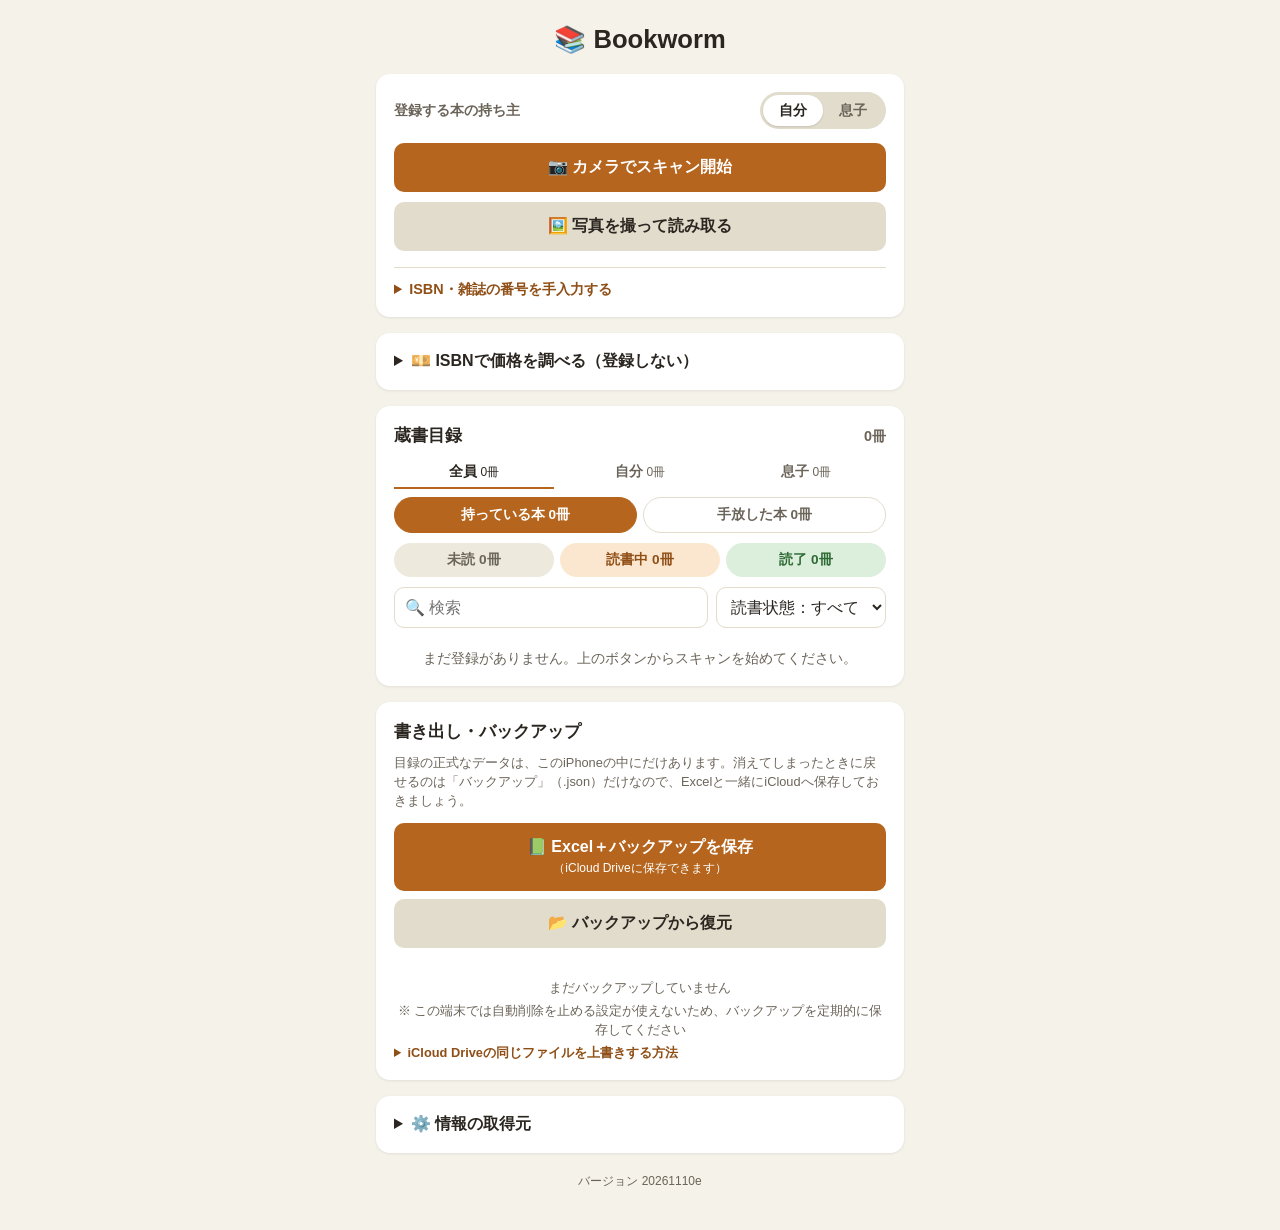
<file: index.html>
<!DOCTYPE html>
<html lang="ja">
<head>
<meta charset="UTF-8">
<meta http-equiv="Cache-Control" content="no-cache">
<meta name="viewport" content="width=device-width, initial-scale=1.0, viewport-fit=cover">
<title>Bookworm</title>
<meta name="apple-mobile-web-app-title" content="Bookworm">
<link rel="apple-touch-icon" href="apple-touch-icon.png">
<link rel="stylesheet" href="style.css?v=20261110e">
</head>
<body>
<div class="app">
  <header class="app-header">
    <h1>📚 Bookworm</h1>
  </header>

  <main>
    <section class="card" id="scan-section">
      <div class="reg-owner-row">
        <span class="reg-owner-label">登録する本の持ち主</span>
        <div class="reg-owner-btns">
          <button type="button" class="reg-owner" data-owner="自分">自分</button>
          <button type="button" class="reg-owner" data-owner="息子">息子</button>
        </div>
      </div>
      <p id="reg-owner-note" class="reg-owner-note"></p>
      <div id="reader"></div>
      <div class="scan-controls">
        <button id="start-scan-btn" class="btn btn-primary">📷 カメラでスキャン開始</button>
        <button id="stop-scan-btn" class="btn btn-secondary" hidden>スキャン停止</button>
      </div>
      <label class="btn btn-secondary file-btn photo-btn">🖼️ 写真を撮って読み取る
        <input type="file" id="photo-input" accept="image/*" capture="environment" hidden>
      </label>
      <p id="scan-status" class="status-text"></p>

      <details class="manual-input">
        <summary>ISBN・雑誌の番号を手入力する</summary>
        <form id="manual-form" class="manual-form">
          <input type="text" id="manual-isbn" inputmode="numeric" placeholder="例: 9784167158057" pattern="[0-9Xx\-]{10,17}">
          <button type="submit" class="btn btn-primary">検索</button>
        </form>
      </details>
    </section>

    <section class="card" id="price-section">
      <details>
        <summary class="settings-summary">💴 ISBNで価格を調べる（登録しない）</summary>
        <p class="note">Yahoo!ショッピングの出品価格（ブックオフ・ネットオフの店を含む）を安い順に表示します。Amazon・ヤフオクなどはボタンから各サイトで確かめてください。</p>
        <form id="price-form" class="manual-form">
          <input type="text" id="price-isbn" inputmode="numeric" placeholder="例: 9784167158057">
          <button type="submit" class="btn btn-primary">調べる</button>
        </form>
        <p id="price-title" class="note"></p>
        <div id="price-links"></div>
      </details>
    </section>

    <section class="card" id="error-section" hidden>
      <p id="error-message" class="error-text"></p>
    </section>

    <section class="card reminder" id="backup-reminder" hidden>
      <p id="backup-reminder-text"></p>
      <div class="reminder-actions">
        <button type="button" id="backup-reminder-now" class="btn btn-primary">今すぐ保存</button>
        <button type="button" id="backup-reminder-later" class="btn btn-secondary">あとで</button>
      </div>
    </section>

    <section class="card" id="catalog-section">
      <div class="catalog-head">
        <h2>蔵書目録</h2>
        <span id="catalog-count" class="catalog-count"></span>
      </div>
      <div class="owner-tabs" role="tablist">
        <button type="button" class="owner-tab is-active" data-owner="">全員 <span></span></button>
        <button type="button" class="owner-tab" data-owner="自分">自分 <span></span></button>
        <button type="button" class="owner-tab" data-owner="息子">息子 <span></span></button>
      </div>
      <div class="owned-tabs" role="tablist">
        <button type="button" class="owned-tab is-active" data-owned="owned">持っている本 <span id="owned-count"></span></button>
        <button type="button" class="owned-tab" data-owned="released">手放した本 <span id="released-count"></span></button>
      </div>
      <div class="status-summary" id="status-summary">
        <button type="button" class="status-chip c-status-0" data-status="未読">未読 <span></span></button>
        <button type="button" class="status-chip c-status-1" data-status="読書中">読書中 <span></span></button>
        <button type="button" class="status-chip c-status-2" data-status="読了">読了 <span></span></button>
      </div>
      <div class="catalog-filters">
        <input type="search" id="catalog-search" placeholder="🔍 検索" title="タイトル・著者・メモなどで検索">
        <select id="catalog-status-filter">
          <option value="">読書状態：すべて</option>
          <option value="未読">未読</option>
          <option value="読書中">読書中</option>
          <option value="読了">読了</option>
        </select>
      </div>
      <ul id="catalog-list" class="catalog-list"></ul>
      <p id="catalog-empty" class="status-text">まだ登録がありません。上のボタンからスキャンを始めてください。</p>
    </section>

    <section class="card" id="backup-section">
      <h2>書き出し・バックアップ</h2>
      <p class="note">目録の正式なデータは、このiPhoneの中にだけあります。消えてしまったときに戻せるのは「バックアップ」（.json）だけなので、Excelと一緒にiCloudへ保存しておきましょう。</p>
      <div class="btn-grid">
        <button id="export-xlsx-btn" class="btn btn-primary">📗 Excel＋バックアップを保存<br><small>（iCloud Driveに保存できます）</small></button>
        <label class="btn btn-secondary file-btn">📂 バックアップから復元
          <input type="file" id="import-json-input" accept="application/json,.json" hidden>
        </label>
      </div>
      <p id="backup-status" class="status-text"></p>
      <p id="last-backup" class="note backup-meta"></p>
      <p id="storage-persist" class="note backup-meta"></p>
      <details class="howto-save">
        <summary>iCloud Driveの同じファイルを上書きする方法</summary>
        <p>iPhoneの「"ファイル"に保存」は、同じ名前があると「蔵書目録 2.xlsx」のように別名で保存します。上書きするには「ショートカット」アプリを使います（初回だけ設定）。</p>
        <ol>
          <li>「ショートカット」アプリで「＋」を押し、「ファイルを保存」を追加</li>
          <li>「保存先を尋ねる」をオフにし、保存先に「book」など保存したいフォルダを選ぶ</li>
          <li>サブパス（ファイル名）は<strong>空欄のまま</strong>にし、「上書き」をオンにする</li>
          <li>下の「ⓘ」で「共有シートに表示」をオンにし、名前を「蔵書目録を保存」にして完了</li>
        </ol>
        <p>以後は「Excel＋バックアップを保存」を押し、共有画面で「蔵書目録を保存」を選ぶだけで、「蔵書目録.xlsx」と「蔵書バックアップ.json」の2つが最新の内容に置き換わります。</p>
      </details>
    </section>

    <section class="card" id="settings-section">
      <details>
        <summary class="settings-summary">⚙️ 情報の取得元</summary>
        <p class="note">本の情報は <strong>openBD</strong>（版元ドットコムのデータ）、<strong>国立国会図書館</strong>、<strong>Google Books</strong> から自動で集めています（設定不要）。</p>
        <hr class="divider">
        <h3 class="sub-h">著者名の点検</h3>
        <p class="note">図書館式（例：筒井,康隆,1934-）などの表記は、アプリを開くたびに自動でそろえています。</p>
        <div id="author-check"></div>
        <hr class="divider">
        <h3 class="sub-h">登録済みの本の情報を補う</h3>
        <p class="note">目録の本について、空いている項目（価格・ページ数など）をまとめて探し直します。手で直したタイトルなどは上書きしません。</p>
        <div class="btn-grid">
          <button type="button" id="bulk-refresh-btn" class="btn btn-secondary bulk-btn">🔄 すべての本の情報を補う</button>
        </div>
        <p id="bulk-status" class="status-text"></p>
      </details>
    </section>
    <p class="app-version">バージョン <span id="app-version"></span></p>
  </main>
</div>

<dialog id="edit-dialog" class="edit-dialog">
  <form id="edit-form" method="dialog">
    <h2 tabindex="-1" autofocus class="dialog-title">本の情報を編集</h2>
    <label>タイトル<input type="text" id="edit-title" required></label>
    <label>著者<input type="text" id="edit-author"></label>
    <label>出版社<input type="text" id="edit-publisher"></label>
    <div class="field-row">
      <label>持ち主
        <select id="edit-owner">
          <option value="自分">自分</option>
          <option value="息子">息子</option>
          <option value="両方">両方</option>
        </select>
      </label>
      <label>読書状態
        <select id="edit-status">
          <option value="未読">未読</option>
          <option value="読書中">読書中</option>
          <option value="読了">読了</option>
        </select>
      </label>
    </div>
    <label>所持
      <select id="edit-owned">
        <option value="owned">持っている</option>
        <option value="released">手放した</option>
      </select>
    </label>
    <div id="release-fields" class="release-fields" hidden>
      <label>手放した日<input type="date" id="edit-released-at"></label>
      <label>手放し方・売却先など<input type="text" id="edit-release-note" placeholder="例: ブックオフで売却 120円"></label>
    </div>
    <label>メモ<textarea id="edit-memo" rows="3"></textarea></label>
    <div id="edit-details" class="edit-details"></div>
    <button type="button" id="edit-refresh-btn" class="btn btn-secondary btn-small">🔄 情報を再取得</button>
    <p class="edit-meta" id="edit-meta"></p>
    <div class="dialog-actions">
      <button type="button" id="edit-delete-btn" class="btn btn-danger">削除</button>
      <button type="button" id="edit-cancel-btn" class="btn btn-secondary">キャンセル</button>
      <button type="submit" class="btn btn-primary">保存</button>
    </div>
  </form>
</dialog>

<div id="toast" class="toast" hidden></div>

<script src="vendor/zxing-library-0.21.3.min.js"></script>
<script src="xlsx-writer.js?v=20261110e"></script>
<script src="script.js?v=20261110e"></script>
</body>
</html>
</file>
<file: style.css>
:root {
  --color-bg: #f5f2ea;
  --color-surface: #ffffff;
  --color-primary: #b5651d;
  --color-primary-dark: #8f4f16;
  --color-secondary: #6b6459;
  --color-text: #2b2620;
  --color-muted: #79726519;
  --color-border: #e2dccd;
  --color-error: #b3261e;
  --radius: 14px;
}

* {
  box-sizing: border-box;
}

body {
  margin: 0;
  font-family: -apple-system, BlinkMacSystemFont, "Hiragino Sans", "Yu Gothic UI", "Segoe UI", Roboto, sans-serif;
  background: var(--color-bg);
  color: var(--color-text);
  -webkit-tap-highlight-color: transparent;
}

.app {
  max-width: 480px;
  margin: 0 auto;
  padding: 0 0 40px;
  min-height: 100vh;
}

.app-header {
  padding: 24px 20px 16px;
  text-align: center;
}

.app-header h1 {
  margin: 0 0 4px;
  font-size: 1.6rem;
}

.subtitle {
  margin: 0;
  color: var(--color-secondary);
  font-size: 0.9rem;
}

main {
  padding: 0 16px;
  display: flex;
  flex-direction: column;
  gap: 16px;
}

.card {
  background: var(--color-surface);
  border-radius: var(--radius);
  padding: 18px;
  box-shadow: 0 1px 3px rgba(0, 0, 0, 0.08);
}

.card h2 {
  margin: 0 0 10px;
  font-size: 1.05rem;
}

#reader {
  width: 100%;
  border-radius: var(--radius);
  overflow: hidden;
  background: #000;
}

#reader:not(.is-active) {
  display: none;
}

#reader {
  position: relative;
}

#reader video {
  display: block;
  width: 100%;
  height: auto;
}

.scan-guide {
  position: absolute;
  left: 50%;
  top: 50%;
  transform: translate(-50%, -50%);
  border: 3px solid rgba(255, 255, 255, 0.9);
  border-radius: 10px;
  box-shadow: 0 0 0 9999px rgba(0, 0, 0, 0.35);
  pointer-events: none;
}

.scan-line {
  position: absolute;
  left: 4%;
  right: 4%;
  top: 50%;
  height: 2px;
  background: rgba(255, 80, 60, 0.85);
}

.zoom-btn {
  position: absolute;
  right: 10px;
  bottom: 10px;
  border: none;
  border-radius: 999px;
  padding: 8px 14px;
  background: rgba(0, 0, 0, 0.6);
  color: #fff;
  font-size: 0.85rem;
  font-weight: 600;
}

.photo-btn {
  margin-top: 10px;
  font-size: 0.95rem;
  padding: 12px 16px;
}

.scan-tip {
  margin: 10px 0 0;
  font-size: 0.75rem;
  color: var(--color-secondary);
  line-height: 1.5;
}

.scan-controls {
  display: flex;
  gap: 10px;
  margin-top: 14px;
}

.btn {
  flex: 1;
  border: none;
  border-radius: 10px;
  padding: 14px 16px;
  font-size: 1rem;
  font-weight: 600;
  cursor: pointer;
  transition: opacity 0.15s ease;
}

.btn:active {
  opacity: 0.75;
}

.btn-primary {
  background: var(--color-primary);
  color: #fff;
}

.btn-secondary {
  background: var(--color-border);
  color: var(--color-text);
}

.status-text {
  min-height: 1.2em;
  margin: 10px 0 0;
  font-size: 0.85rem;
  color: var(--color-secondary);
  text-align: center;
}

/* 状況の表示が空のときは場所を取らない */
#scan-status:empty {
  min-height: 0;
  margin: 0;
}

.manual-input {
  margin-top: 16px;
  border-top: 1px solid var(--color-border);
  padding-top: 12px;
}

.manual-input summary {
  cursor: pointer;
  font-size: 0.9rem;
  color: var(--color-primary-dark);
  font-weight: 600;
}

.manual-form {
  display: flex;
  gap: 8px;
  margin-top: 10px;
}

.manual-form input {
  flex: 1;
  min-width: 0;
  padding: 12px;
  border: 1px solid var(--color-border);
  border-radius: 10px;
  font-size: 1rem;
}

.manual-form .btn {
  flex: none;
  padding: 12px 18px;
}

.error-text {
  color: var(--color-error);
  margin: 0;
  font-size: 0.9rem;
}

.btn:disabled {
  opacity: 0.55;
  cursor: default;
}

.btn-danger {
  background: #f6e0de;
  color: var(--color-error);
}

/* ---------- 目録 ---------- */
.catalog-head {
  display: flex;
  justify-content: space-between;
  align-items: baseline;
}

.catalog-count {
  color: var(--color-secondary);
  font-size: 0.9rem;
  font-weight: 600;
}

.status-summary {
  display: flex;
  gap: 6px;
  margin-bottom: 10px;
}

.status-chip {
  flex: 1;
  border: 2px solid transparent;
  border-radius: 999px;
  padding: 6px 4px;
  font-size: 0.85rem;
  font-weight: 600;
  font-family: inherit;
  cursor: pointer;
}

.status-chip.is-active {
  border-color: currentColor;
}

.catalog-filters {
  display: flex;
  gap: 8px;
  margin-bottom: 12px;
}

.catalog-filters input,
.catalog-filters select,
.edit-dialog input,
.edit-dialog select,
.edit-dialog textarea {
  padding: 10px;
  border: 1px solid var(--color-border);
  border-radius: 10px;
  font-size: 1rem;
  font-family: inherit;
  background: #fff;
  color: var(--color-text);
}

.catalog-filters input {
  flex: 1;
  min-width: 0;
}

.catalog-list {
  list-style: none;
  margin: 0;
  padding: 0;
  display: flex;
  flex-direction: column;
  gap: 8px;
}

.catalog-list li {
  display: flex;
  gap: 12px;
  padding: 10px;
  border: 1px solid var(--color-border);
  border-radius: 10px;
  cursor: pointer;
}

.catalog-list li:active {
  background: var(--color-bg);
}

.c-body {
  min-width: 0;
  flex: 1;
  display: flex;
  flex-direction: column;
  gap: 3px;
}

.c-title {
  font-weight: 600;
  font-size: 0.95rem;
  line-height: 1.35;
  display: -webkit-box;
  -webkit-line-clamp: 2;
  -webkit-box-orient: vertical;
  overflow: hidden;
}

.c-sub {
  font-size: 0.8rem;
  color: var(--color-secondary);
  overflow: hidden;
  text-overflow: ellipsis;
  white-space: nowrap;
}

.c-meta {
  display: flex;
  flex-wrap: wrap;
  gap: 8px;
  font-size: 0.75rem;
  color: var(--color-secondary);
}

.c-status {
  padding: 1px 8px;
  border-radius: 999px;
  font-weight: 600;
}

.c-status-0 { background: #eee9dd; color: var(--color-secondary); }
.c-status-1 { background: #fbe7cf; color: var(--color-primary-dark); }
.c-status-2 { background: #dcefdc; color: #2e6b34; }

.note {
  margin: 0 0 12px;
  font-size: 0.8rem;
  color: var(--color-secondary);
  line-height: 1.5;
}

.btn-grid {
  display: flex;
  flex-direction: column;
  gap: 8px;
}

.btn-grid small {
  font-weight: 400;
  font-size: 0.75rem;
}

.file-btn {
  display: block;
  text-align: center;
}

/* ---------- 編集ダイアログ ---------- */
.edit-dialog {
  width: min(440px, calc(100vw - 32px));
  max-height: calc(100vh - 32px);
  border: none;
  border-radius: var(--radius);
  padding: 18px;
  background: var(--color-surface);
  color: var(--color-text);
}

.edit-dialog::backdrop {
  background: rgba(0, 0, 0, 0.4);
}

.edit-dialog h2 {
  margin: 0 0 12px;
  font-size: 1.05rem;
}

.edit-dialog label {
  display: flex;
  flex-direction: column;
  gap: 4px;
  margin-bottom: 10px;
  font-size: 0.8rem;
  font-weight: 600;
  color: var(--color-secondary);
}

.edit-meta {
  font-size: 0.75rem;
  color: var(--color-secondary);
  margin: 0 0 12px;
}

.dialog-actions {
  display: flex;
  gap: 8px;
}

.dialog-actions .btn {
  padding: 12px 8px;
}

/* ---------- トースト ---------- */
.toast {
  position: fixed;
  left: 50%;
  bottom: calc(24px + env(safe-area-inset-bottom));
  transform: translateX(-50%);
  max-width: calc(100vw - 32px);
  padding: 12px 18px;
  border-radius: 999px;
  background: #2b2620;
  color: #fff;
  font-size: 0.9rem;
  box-shadow: 0 4px 12px rgba(0, 0, 0, 0.2);
  z-index: 100;
  white-space: nowrap;
  overflow: hidden;
  text-overflow: ellipsis;
}

.toast-ok { background: #2e6b34; }
.toast-warn { background: #a8590f; }

/* ---------- 詳細・設定 ---------- */
.c-tag {
  padding: 1px 8px;
  border-radius: 999px;
  background: #eee9dd;
}

.edit-details {
  margin-bottom: 10px;
  font-size: 0.85rem;
}

.edit-details dl {
  display: grid;
  grid-template-columns: auto 1fr;
  gap: 4px 12px;
  margin: 0 0 8px;
}

.edit-details dt {
  color: var(--color-secondary);
  font-weight: 600;
}

.edit-details dd {
  margin: 0;
}

.btn-small {
  width: 100%;
  padding: 10px 12px;
  font-size: 0.9rem;
  margin-bottom: 8px;
}

.settings-summary {
  cursor: pointer;
  font-weight: 700;
}

.divider {
  border: none;
  border-top: 1px solid var(--color-border);
  margin: 16px 0;
}

.sub-h {
  margin: 0 0 6px;
  font-size: 0.95rem;
}

#settings-section .note {
  margin-top: 10px;
}

.ext-link {
  display: inline-block;
  margin-top: 8px;
  color: var(--color-primary-dark);
  font-weight: 600;
  font-size: 0.85rem;
  text-decoration: none;
}

.price-links {
  display: grid;
  grid-template-columns: 1fr 1fr;
  gap: 6px;
  margin-top: 8px;
}

.price-link {
  display: flex;
  align-items: center;
  justify-content: center;
  margin: 0;
  white-space: nowrap;
  text-align: center;
  text-decoration: none;
  font-size: 0.85rem;
}

.price-head {
  margin: 12px 0 0;
  font-size: 0.85rem;
  font-weight: 600;
}

.price-list {
  margin-top: 8px;
}

.price-status {
  margin: 0;
}

.price-items {
  list-style: none;
  margin: 6px 0 0;
  padding: 0;
}

.price-items li {
  border-top: 1px solid #eee6d6;
}

.price-item {
  display: flex;
  align-items: baseline;
  gap: 8px;
  padding: 8px 2px;
  color: inherit;
  text-decoration: none;
  font-size: 0.85rem;
}

.price-amount {
  font-weight: 700;
  font-size: 1rem;
  min-width: 5em;
}

.price-cond {
  font-size: 0.75rem;
  font-weight: 600;
  padding: 1px 6px;
  border-radius: 6px;
}

.price-cond.is-used { background: #e3f1e4; color: #2e7d32; }
.price-cond.is-new { background: #e6eef8; color: #2c5a8c; }

.price-shop {
  flex: 1;
  min-width: 0;
  overflow: hidden;
  text-overflow: ellipsis;
  white-space: nowrap;
}

.price-free {
  font-size: 0.7rem;
  color: #8a4a12;
  white-space: nowrap;
}

.price-more {
  width: 100%;
  margin-top: 4px;
}

#price-title {
  margin: 10px 0 0;
}

.owned-tabs {
  display: flex;
  gap: 6px;
  margin-bottom: 10px;
}

.owned-tab {
  flex: 1;
  border: 1px solid var(--color-border);
  background: #fff;
  border-radius: 999px;
  padding: 8px 6px;
  font-size: 0.85rem;
  font-weight: 600;
  color: var(--color-secondary);
  cursor: pointer;
}

.owned-tab.is-active {
  background: var(--color-primary);
  border-color: var(--color-primary);
  color: #fff;
}

.catalog-list li.is-released {
  background: #f7f5f0;
}

.c-released {
  padding: 1px 8px;
  border-radius: 999px;
  background: #e7e3da;
  color: #6b6459;
  font-weight: 600;
}

.field-row {
  display: flex;
  gap: 10px;
}

.field-row label {
  flex: 1;
  min-width: 0;
}

.release-fields {
  padding: 10px 10px 0;
  margin-bottom: 10px;
  border-radius: 10px;
  background: var(--color-bg);
}

.howto-save {
  margin-top: 6px;
  font-size: 0.8rem;
  color: var(--color-secondary);
}

.howto-save summary {
  cursor: pointer;
  color: var(--color-primary-dark);
  font-weight: 600;
}

.howto-save ol {
  margin: 6px 0 4px;
  padding-left: 1.4em;
  line-height: 1.6;
}

.howto-save p {
  margin: 0;
  line-height: 1.5;
}

.reminder {
  background: #fff4e0;
  border: 1px solid #f0d2a0;
}

.reminder p {
  margin: 0 0 10px;
  font-size: 0.9rem;
  font-weight: 600;
  line-height: 1.5;
}

.reminder-actions {
  display: flex;
  gap: 8px;
}

.backup-meta {
  margin: 4px 0 0;
  text-align: center;
}

.backup-meta:empty {
  display: none;
}

.reg-owner-row {
  display: flex;
  align-items: center;
  justify-content: space-between;
  gap: 10px;
  margin-bottom: 12px;
}

.reg-owner-label {
  font-size: 0.85rem;
  font-weight: 600;
  color: var(--color-secondary);
}

.reg-owner-btns {
  display: flex;
  padding: 3px;
  border-radius: 999px;
  background: var(--color-border);
}

.reg-owner {
  border: none;
  background: none;
  padding: 6px 16px;
  border-radius: 999px;
  font-size: 0.9rem;
  font-weight: 600;
  color: var(--color-secondary);
  cursor: pointer;
}

.reg-owner.is-active {
  background: #fff;
  color: var(--color-text);
  box-shadow: 0 1px 2px rgba(0, 0, 0, 0.12);
}

.reg-owner-note {
  margin: -4px 0 10px;
  font-size: 0.85rem;
  font-weight: 700;
  color: #2f5f8f;
}

.reg-owner-note:empty {
  display: none;
}

/* 自分以外の本を登録中は、間違えないよう枠を色付けする */
#scan-section.registering-other {
  box-shadow: 0 0 0 3px #7fa8d6;
}

#scan-section.registering-other .reg-owner.is-active {
  background: #2f5f8f;
  color: #fff;
}

.owner-tabs {
  display: flex;
  gap: 6px;
  margin-bottom: 8px;
}

.owner-tab {
  flex: 1;
  border: none;
  background: none;
  border-bottom: 2px solid transparent;
  padding: 6px 4px;
  font-size: 0.85rem;
  font-weight: 600;
  color: var(--color-secondary);
  cursor: pointer;
}

.owner-tab.is-active {
  color: var(--color-text);
  border-bottom-color: var(--color-primary);
}

.owner-tab span {
  font-weight: 400;
  font-size: 0.75rem;
}

.c-owner {
  padding: 1px 8px;
  border-radius: 999px;
  font-weight: 600;
}

.c-owner-other {
  background: #dce8f5;
  color: #2f5f8f;
}

.c-owner-both {
  background: #e8e0f2;
  color: #5b3f86;
}

.dialog-title:focus {
  outline: none;
}

.author-check-list {
  list-style: none;
  margin: 6px 0 0;
  padding: 0;
  max-height: 220px;
  overflow-y: auto;
  border: 1px solid var(--color-border);
  border-radius: 10px;
}

.author-check-list li {
  padding: 8px 10px;
  font-size: 0.85rem;
  border-bottom: 1px solid var(--color-border);
  cursor: pointer;
}

.author-check-list li:last-child {
  border-bottom: none;
}

.app-version {
  margin: 4px 0 0;
  text-align: center;
  font-size: 0.75rem;
  color: var(--color-secondary);
}

@media (min-width: 600px) {
  .app {
    max-width: 560px;
  }
}
</file>
